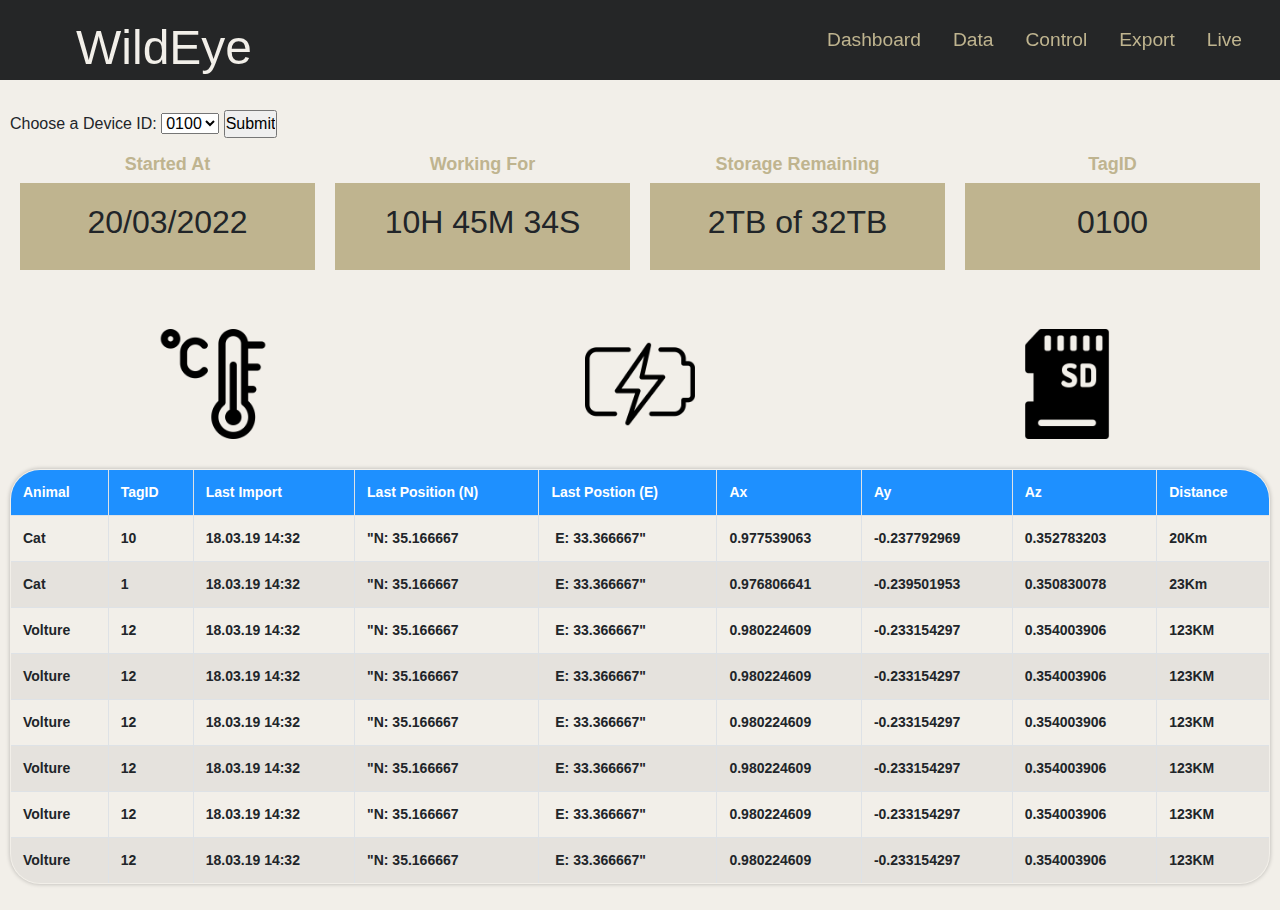
<file: public/index.html>
<!DOCTYPE html>
<html>
    <head>
        <link rel="stylesheet" href="https://maxcdn.bootstrapcdn.com/bootstrap/4.5.2/css/bootstrap.min.css">
        <link rel="stylesheet" href="style.css">
        <link rel="stylesheet" href="https://use.fontawesome.com/releases/v5.15.2/css/all.css" integrity="sha384-vSIIfh2YWi9wW0r9iZe7RJPrKwp6bG+s9QZMoITbCckVJqGCCRhc+ccxNcdpHuYu" crossorigin="anonymous">
        
        <script src="https://ajax.googleapis.com/ajax/libs/jquery/3.1.0/jquery.min.js"></script>
        
        <script src="https://maxcdn.bootstrapcdn.com/bootstrap/3.3.7/js/bootstrap.min.js"></script>
        <title>WildEye</title>
    </head>
    <body>
        <nav class="navbar">
            <div class="navbar__container">
                <a href="index.html" id="navbar__logo">WildEye</a>
                <div class="navbar__toggle" id="mobile-menu">
                    <span class="bar"></span>
                    <span class="bar"></span>
                    <span class="bar"></span>
                </div>
                <ul class="navbar__menu">
                    <li class="navbar__item">
                        <a href="index.html" class="navbar__links">Dashboard</a>
                    </li>
                    <li class="navbar__item">
                        <a href="data.html" class="navbar__links">Data</a>
                    </li>
                    <li class="navbar__item">
                        <a href="control1.html" class="navbar__links">Control</a>
                    </li>
                    <li class="navbar__item">
                        <a href="export.html" class="navbar__links">Export</a>
                    </li>
                    <li class="navbar__item">
                        <a href="live.html" class="navbar__links">Live</a>
                    </li>
                </ul>
            </div>
        </nav>
           
        <!-- Info Section-->
        <div class="main">
            <div class="main__container" >
                <div class="main__select">
                    <form action="/action_page.php">
                        <label for="cars">Choose a Device ID:</label>
                        <select name="cars" id="cars">
                          <option value="tagid">0100</option>
                          <option value="tagid">1010</option>
                          <option value="tagid">0001</option>
                          <option value="tagid">0002</option>
                        </select>
                        <input type="submit" value="Submit">
                      </form>
                </div>
                <div class="main__info" >
                    <div class="boxes">
                        <h1>Started At</h1>
                        <div class="boxes__info">
                            <h2>20/03/2022</h2>
                        </div>
                    </div>
                    <div class="boxes">
                        <h1>Working For</h1>
                        <div class="boxes__info">
                            <h2>10H 45M 34S</h2>
                        </div>
                    </div>
                    <div class="boxes">
                        <h1>Storage Remaining</h1>
                        <div class="boxes__info">
                            <h2>2TB of 32TB</h2>
                        </div>
                    </div> <div class="boxes">
                        <h1>TagID</h1>
                        <div class="boxes__info">
                            <h2>0100</h2>
                        </div>
                    </div>

                </div>
                <div class="main__images" >              
                        <div class="hvrbox">
                            <img src="images/thermometer.png"  class="hvrbox-layer_bottom">
                            <div class="hvrbox-layer_top">
                                <div class="hvrbox-text">30ºC</div>
                            </div>
                        </div>
                    
                    
                        <div class="hvrbox">
                            <img src="images/lighting.png"  class="hvrbox-layer_bottom">
                            <div class="hvrbox-layer_top">
                                <div class="hvrbox-text">97%</div>
                            </div>
                        </div>
                    
                    
                        <div class="hvrbox">
                            <img src="images/sd-card.png"  class="hvrbox-layer_bottom">
                            <div class="hvrbox-layer_top">
                                <div class="hvrbox-text">30TB</div>
                            </div>
                        </div>
                </div>
            </div>
        </div>

        <!-- Data Table Section -->
        <div id="dashboard_table"></div> 
        
        
        <script src="app.js" ></script>


    </body>
</html>


<script>
    $(document).ready(function(){
     
      $.ajax({
       url:"data/DashboardData.csv",
       dataType:"text",
       success:function(data)
       {
        var employee_data = data.split(/\r?\n|\r/);
        var table_data = '<table class="table table-bordered table-striped">';
        for(var count = 0; count<employee_data.length; count++)
        {
         var cell_data = employee_data[count].split(",");
         table_data += '<tr>';
         for(var cell_count=0; cell_count<cell_data.length; cell_count++)
         {
          if(count === 0)
          {
           table_data += '<th>'+cell_data[cell_count]+'</th>';
          }
          else
          {
           table_data += '<td>'+cell_data[cell_count]+'</td>';
          }
         }
         table_data += '</tr>';
        }
        table_data += '</table>';
        $('#dashboard_table').html(table_data);
       }
      });
     });
     
    
    </script>
</file>
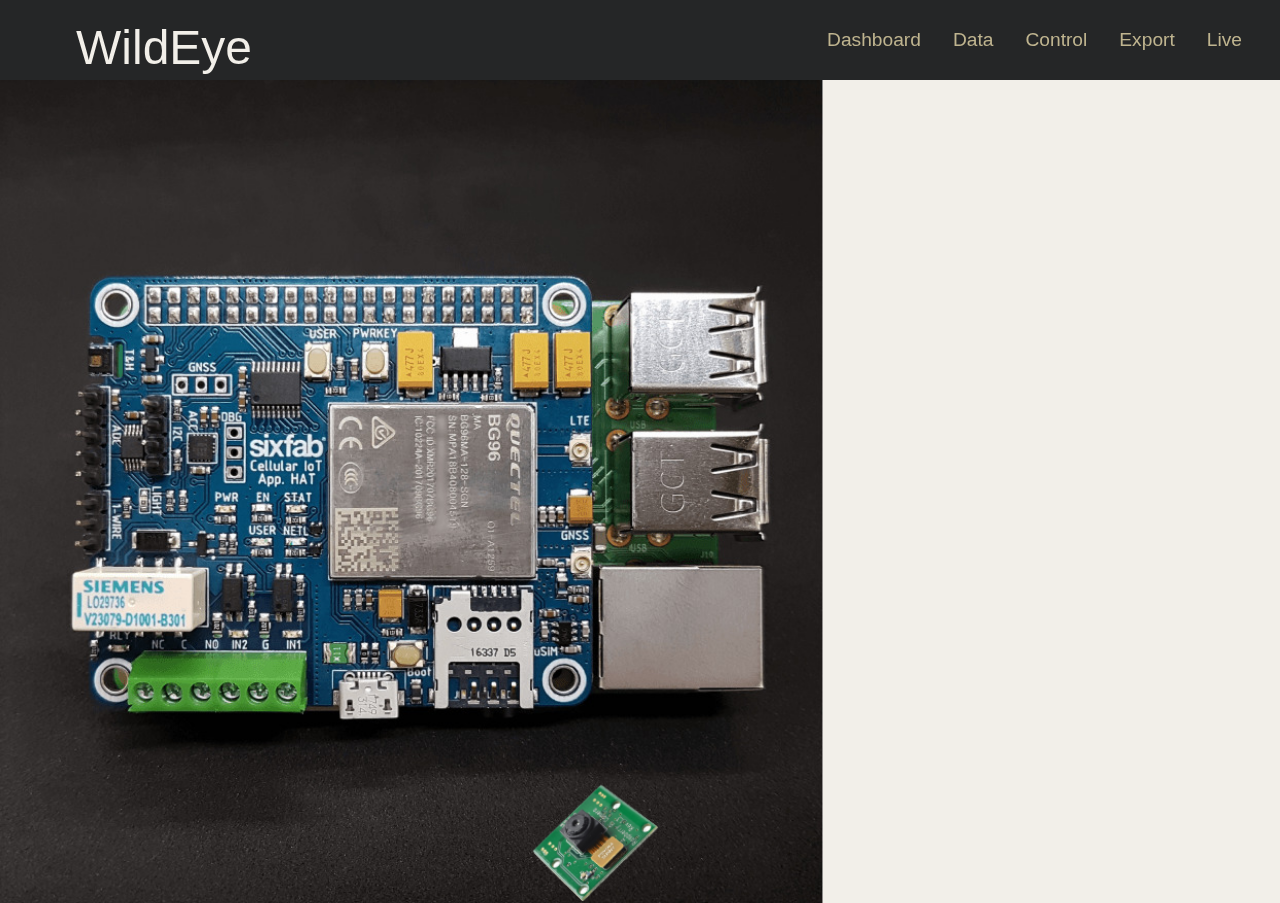
<file: public/control.html>
<!DOCTYPE html>
<html>
    <head>
        <link rel="stylesheet" href="https://maxcdn.bootstrapcdn.com/bootstrap/4.5.2/css/bootstrap.min.css">
        <link rel="stylesheet" href="style3.css">
        <link rel="stylesheet" href="https://use.fontawesome.com/releases/v5.15.2/css/all.css" integrity="sha384-vSIIfh2YWi9wW0r9iZe7RJPrKwp6bG+s9QZMoITbCckVJqGCCRhc+ccxNcdpHuYu" crossorigin="anonymous">
        
        <script src="https://ajax.googleapis.com/ajax/libs/jquery/3.1.0/jquery.min.js"></script>
        
        <script src="https://maxcdn.bootstrapcdn.com/bootstrap/3.3.7/js/bootstrap.min.js"></script>
        <title>Animatic</title>
    </head>
    <body>
        <nav class="navbar">
            <div class="navbar__container">
                <a href="index.html" id="navbar__logo">WildEye</a>
                <div class="navbar__toggle" id="mobile-menu">
                    <span class="bar"></span>
                    <span class="bar"></span>
                    <span class="bar"></span>
                </div>
                <ul class="navbar__menu">
                    <li class="navbar__item">
                        <a href="index.html" class="navbar__links">Dashboard</a>
                    </li>
                    <li class="navbar__item">
                        <a href="data.html" class="navbar__links">Data</a>
                    </li>
                    <li class="navbar__item">
                        <a href="control.html" class="navbar__links">Control</a>
                    </li>
                    <li class="navbar__item">
                        <a href="/" class="navbar__links">Export</a>
                    </li>
                    <li class="navbar__item">
                        <a href="/" class="navbar__links">Live</a>
                    </li>
                </ul>
            </div>
        </nav>
        <div class="main__images"> 
            <div class="row">
                <div class="col-8">
                <div class="parts">             
                    <div class="hvrbox">
                        <img src="images/cutImage/image_part_001.jpg"  class="hvrbox-layer_bottom">
                    </div>
                    <div class="hvrbox">
                        <img src="images/cutImage/image_part_002.jpg"  class="hvrbox-layer_bottom">
                    </div>
                    <div class="hvrbox">
                        <img src="images/cutImage/image_part_003.jpg"  class="hvrbox-layer_bottom">
                    </div>
                    <div class="hvrbox">
                        <img src="images/cutImage/image_part_004.jpg"  class="hvrbox-layer_bottom">
                    </div>
                    <div class="hvrbox">
                        <img src="images/cutImage/image_part_005.jpg"  class="hvrbox-layer_bottom">
                    </div>
                </div>
                <div class="parts">   
                    <div class="hvrbox">
                        <img src="images/cutImage/image_part_006.jpg"  class="hvrbox-layer_bottom">
                        <div class="hvrbox-layer_top">
                            <div class="hvrbox-text">
                                <a href="camera.html">
                                    <button>Temperature</button>
                                </a></div>
                        </div>
                    </div>
                    <div class="hvrbox">
                        <img src="images/cutImage/image_part_007.jpg"  class="hvrbox-layer_bottom">
                        
                    </div>
                    <div class="hvrbox">
                        <img src="images/cutImage/image_part_008.jpg"  class="hvrbox-layer_bottom">
                        
                    </div>
                    <div class="hvrbox">
                        <img src="images/cutImage/image_part_009.jpg"  class="hvrbox-layer_bottom">
                        
                    </div>
                    <div class="hvrbox">
                        <img src="images/cutImage/image_part_010.jpg"  class="hvrbox-layer_bottom">
                        
                    </div>
                </div>
                <div class="parts">   
                    <div class="hvrbox">
                        <img src="images/cutImage/image_part_011.jpg"  class="hvrbox-layer_bottom">
                        
                    </div>
                    <div class="hvrbox">
                        <img src="images/cutImage/image_part_012.jpg"  class="hvrbox-layer_bottom">
                        <div class="hvrbox-layer_top">
                            <div class="hvrbox-text" id="Acc">
                                <a href="camera.html">
                                    <button>Accelerometer</button>
                                </a>
                            </div>
                        </div>
                    </div>
                    <div class="hvrbox">
                        <img src="images/cutImage/image_part_013.jpg"  class="hvrbox-layer_bottom">
                    </div>
                    <div class="hvrbox">
                        <img src="images/cutImage/image_part_014.jpg"  class="hvrbox-layer_bottom">
                        <div class="hvrbox-layer_top">
                            <div class="hvrbox-text">
                                <a href="camera.html">
                                    <button>GPS</button>
                                </a>
                            </div>
                        </div>
                    </div>
                    <div class="hvrbox">
                        <img src="images/cutImage/image_part_015.jpg"  class="hvrbox-layer_bottom">
                    </div>
                </div>

                <div class="parts">   
                    <div class="hvrbox">
                        <img src="images/cutImage/image_part_016.jpg"  class="hvrbox-layer_bottom">
                    </div>
                    <div class="hvrbox">
                        <img src="images/cutImage/image_part_017.jpg"  class="hvrbox-layer_bottom">
                    </div>
                    <div class="hvrbox">
                        <img src="images/cutImage/image_part_018.jpg"  class="hvrbox-layer_bottom">
                    </div>
                    <div class="hvrbox">
                        <img src="images/cutImage/image_part_019.jpg"  class="hvrbox-layer_bottom">
                    </div>
                    <div class="hvrbox">
                        <img src="images/cutImage/image_part_020.jpg"  class="hvrbox-layer_bottom">
                    </div>
                </div>
                <div class="parts">   
                    <div class="hvrbox">
                        <img src="images/cutImage/image_part_021.jpg"  class="hvrbox-layer_bottom">
                    </div>
                    <div class="hvrbox">
                        <img src="images/cutImage/image_part_022.jpg"  class="hvrbox-layer_bottom">
                    </div>
                    <div class="hvrbox">
                        <img src="images/cutImage/image_part_023.jpg"  class="hvrbox-layer_bottom">
                    </div>
                    <div class="hvrbox">
                        <img src="images/image (1).png" onclick="myFunction()"  id="cam" class="hvrbox-layer_bottom">
                        <div class="hvrbox-layer_top">
                            <div class="hvrbox-text">
                                <a href="camera.html">
                                    <button>Camera</button>
                                </a>
                                
                            </div>
                        </div>
                    </div>
                    <div class="hvrbox">
                        <img src="images/cutImage/image_part_025.jpg"  class="hvrbox-layer_bottom">
                    </div>
                </div>
            </div>
        </div>
        <div class="col-4">

        </div>
    </div>
    

    <!-- Control menu -->
    
    <!--  -->
    </body>
</html>
</file>
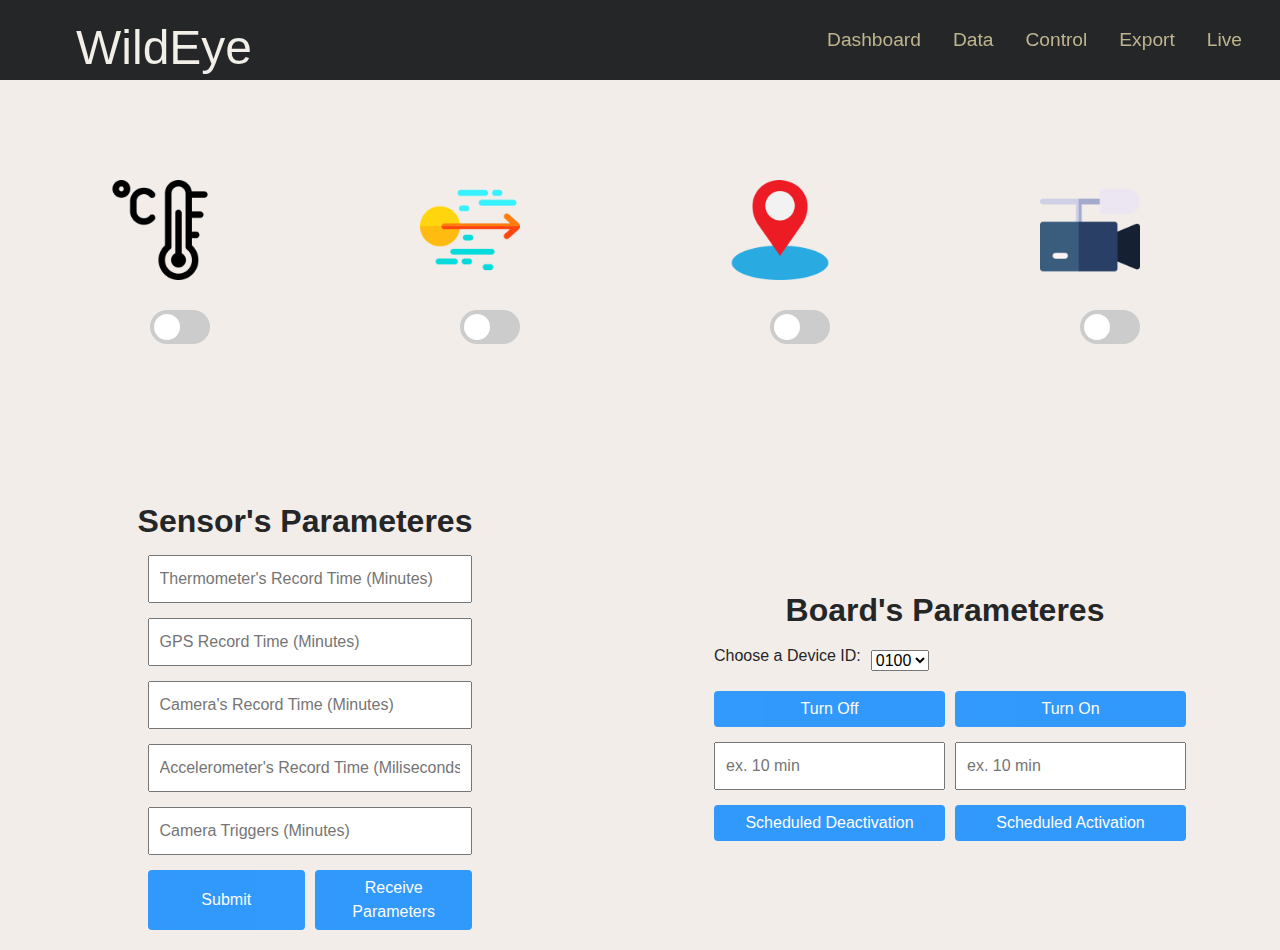
<file: public/control1.html>
<!DOCTYPE html>
<html>
    <head>
        <link rel="stylesheet" href="https://maxcdn.bootstrapcdn.com/bootstrap/4.5.2/css/bootstrap.min.css">
        <link rel="stylesheet" href="style3_1.css">
        <link rel="stylesheet" href="https://use.fontawesome.com/releases/v5.15.2/css/all.css" integrity="sha384-vSIIfh2YWi9wW0r9iZe7RJPrKwp6bG+s9QZMoITbCckVJqGCCRhc+ccxNcdpHuYu" crossorigin="anonymous">
        
        <script src="https://ajax.googleapis.com/ajax/libs/jquery/3.1.0/jquery.min.js"></script>
        
        <script src="https://maxcdn.bootstrapcdn.com/bootstrap/3.3.7/js/bootstrap.min.js"></script>
        <title>Control</title>
    </head>
    <body>
        <nav class="navbar">
            <div class="navbar__container">
                <a href="index.html" id="navbar__logo">WildEye</a>
                <div class="navbar__toggle" id="mobile-menu">
                    <span class="bar"></span>
                    <span class="bar"></span>
                    <span class="bar"></span>
                </div>
                <ul class="navbar__menu">
                    <li class="navbar__item">
                        <a href="index.html" class="navbar__links">Dashboard</a>
                    </li>
                    <li class="navbar__item">
                        <a href="data.html" class="navbar__links">Data</a>
                    </li>
                    <li class="navbar__item">
                        <a href="control1.html" class="navbar__links">Control</a>
                    </li>
                    <li class="navbar__item">
                        <a href="export.html" class="navbar__links">Export</a>
                    </li>
                    <li class="navbar__item">
                        <a href="live.html" class="navbar__links">Live</a>
                    </li>
                </ul>
            </div>
        </nav>
    
        <!-- Control menu -->
        
            <div class="icons">
                <div class="icon">
                    <img src="images/thermometer.png" >
                    <div class="switch_box">
                    <label class="switch">
                        <input type="checkbox">
                        <span class="slider round"></span>
                      </label>
                    </div>
                </div>
                <div class="icon">
                    <img src="images/acceleration.png" >
                    <div class="switch_box">
                    <label class="switch">
                        <input type="checkbox">
                        <span class="slider round"></span>
                      </label>
                    </div>
                </div>
                <div class="icon">
                    <img src="images/gps.png" >
                    <div class="switch_box">
                    <label class="switch">
                        <input type="checkbox">
                        <span class="slider round"></span>
                      </label>
                    </div>
                </div>

                <div class="icon">
                    <img src="images/video-camera.png" >
                    <div class="switch_box">
                    <label class="switch">
                        <input type="checkbox">
                        <span class="slider round"></span>
                      </label>
                    </div>
                </div>
            </div>
            <div class="row">
                <div class="col-6">
                    <div class="parameters_sensor">
                        
                        <form action="/action_page.php" style="max-width:500px;margin:auto">
                            <h2>Sensor's Parameteres</h2>
                            <div class="input-container">
                              <input class="input-field" type="text" placeholder="Thermometer's Record Time (Minutes)" name="usrnm">
                            </div>
                          
                            <div class="input-container">
                              
                              <input class="input-field" type="text" placeholder="GPS Record Time (Minutes)" name="email">
                            </div>
                            
                            <div class="input-container">
                              
                              <input class="input-field" type="text" placeholder="Camera's Record Time (Minutes)" name="psw">
                            </div>

                            <div class="input-container">
                               
                                <input class="input-field" type="text" placeholder="Accelerometer's Record Time (Miliseconds)" name="psw">
                            </div>

                            <div class="input-container">
                                
                                <input class="input-field" type="text" placeholder="Camera Triggers (Minutes)" name="psw">
                            </div>
                            <div class="btns">
                                <button type="submit" class="btn">Submit</button>
                                <button type="submit" class="btn">Receive Parameters</button>
                            </div>
                            
                          </form>
                    </div>
                </div>
                <div class="col-6">
                    <div class="parameters_board">
                        <form action="/action_page.php" style="max-width:500px;margin:auto">
                            <h2>Board's Parameteres</h2>
                            <div class="input-container">
                                <label for="cars">Choose a Device ID:</label>
                                <select name="cars" id="cars">
                                  <option value="tagid">0100</option>
                                  <option value="tagid">1010</option>
                                  <option value="tagid">0001</option>
                                  <option value="tagid">0002</option>
                                </select>
                            </div>

                            <div class="btns">
                                <button class="btn"><i class="fa fa-power-off"></i> Turn Off</button>
                                <button type="submit" class="btn"><i class="fa fa-power-off"></i> Turn On</button>
                            </div>
                            

                            <div class="input-container">
                                
                                <input class="input-field" type="text" placeholder="ex. 10 min" name="psw">
                                <input class="input-field" type="text" placeholder="ex. 10 min" name="psw">
                            </div>
                            <div class="btns">
                                <button type="submit" class="btn"> Scheduled Deactivation</button>
                                <button type="submit" class="btn"> Scheduled Activation</button>
                            </div>
                            
                          </form>
                    </div>
                </div>
            </div>
        </div>
            
            
        
        <!--  -->
    </body>
</html>
</file>
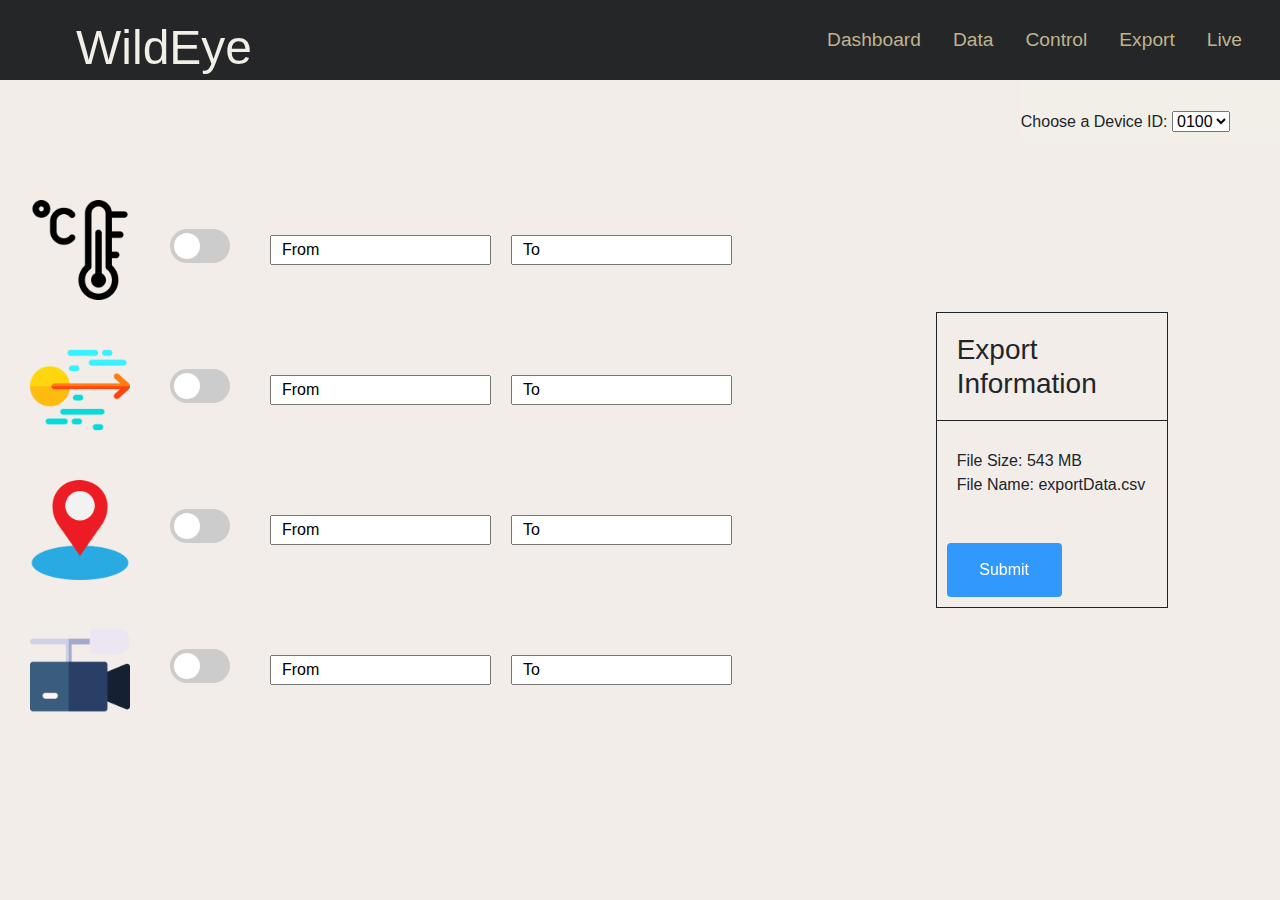
<file: public/export.html>
<!DOCTYPE html>
<html>
    <head>
        <link rel="stylesheet" href="https://maxcdn.bootstrapcdn.com/bootstrap/4.5.2/css/bootstrap.min.css">
        <link rel="stylesheet" href="style4.css">
        <link rel="stylesheet" href="https://use.fontawesome.com/releases/v5.15.2/css/all.css" integrity="sha384-vSIIfh2YWi9wW0r9iZe7RJPrKwp6bG+s9QZMoITbCckVJqGCCRhc+ccxNcdpHuYu" crossorigin="anonymous">
        
        <script src="https://ajax.googleapis.com/ajax/libs/jquery/3.1.0/jquery.min.js"></script>
        
        <script src="https://maxcdn.bootstrapcdn.com/bootstrap/3.3.7/js/bootstrap.min.js"></script>
        <title>Export Data</title>
    </head>
    <body>
        <nav class="navbar">
            <div class="navbar__container">
                <a href="index.html" id="navbar__logo">WildEye</a>
                <div class="navbar__toggle" id="mobile-menu">
                    <span class="bar"></span>
                    <span class="bar"></span>
                    <span class="bar"></span>
                </div>
                <ul class="navbar__menu">
                    <li class="navbar__item">
                        <a href="index.html" class="navbar__links">Dashboard</a>
                    </li>
                    <li class="navbar__item">
                        <a href="data.html" class="navbar__links">Data</a>
                    </li>
                    <li class="navbar__item">
                        <a href="control1.html" class="navbar__links">Control</a>
                    </li>
                    <li class="navbar__item">
                        <a href="export.html" class="navbar__links">Export</a>
                    </li>
                    <li class="navbar__item">
                        <a href="live.html" class="navbar__links">Live</a>
                    </li>
                </ul>
            </div>
        </nav>
        <!-- Export  -->
        <div class="main__select">
            <form action="/action_page.php">
                <label for="cars">Choose a Device ID:</label>
                <select name="cars" id="cars">
                  <option value="tagid">0100</option>
                  <option value="tagid">1010</option>
                  <option value="tagid">0001</option>
                  <option value="tagid">0002</option>
                </select>
                
              </form>
        </div>
        <div class="mainn_container">
            <div class="row">
                <div class="col-8">
                    <div class="icons">
                        <div class="icon">
                            <img src="images/thermometer.png" >
                            <div class="switch_box">
                            <label class="switch">
                                <input type="checkbox">
                                <span class="slider round"></span>
                              </label>
                            </div>
                            <div class="input">
                                <input type="text" onfocus="this.value=''" value="From">
                                <input type="text" onfocus="this.value=''" value="To">
                            </div>
                        </div>
                        <div class="icon">
                            <img src="images/acceleration.png" >
                            <div class="switch_box">
                            <label class="switch">
                                <input type="checkbox">
                                <span class="slider round"></span>
                              </label>
                            </div>
                            <div class="input">
                                <input type="text" onfocus="this.value=''" value="From">
                                <input type="text" onfocus="this.value=''" value="To">
                            </div>
                        </div>
                        <div class="icon">
                            <img src="images/gps.png" >
                            <div class="switch_box">
                            <label class="switch">
                                <input type="checkbox">
                                <span class="slider round"></span>
                              </label>
                            </div>
                            <div class="input">
                                <input type="text" onfocus="this.value=''" value="From">
                                <input type="text" onfocus="this.value=''" value="To">
                            </div>
                        </div>
        
                        <div class="icon">
                            <img src="images/video-camera.png" >
                            <div class="switch_box">
                            <label class="switch">
                                <input type="checkbox">
                                <span class="slider round"></span>
                              </label>
                            </div>
                            <div class="input">
                                <input type="text" onfocus="this.value=''" value="From">
                                <input type="text" onfocus="this.value=''" value="To">
                            </div>
                        </div>
                    </div>
                </div>
                
                
                <div class="col-4">
                    <div class="info">
                        <h3>Export Information</h3>
                        <p>
                            File Size: 543 MB <br>
                            File Name: exportData.csv <br>
                        </p>
                        <button type="submit" class="btn">Submit</button>
                    </div>
                </div>
            </div>
        </div>
        <!--  -->
    </body>
</html>
</file>
<file: public/style.css>
* {
    box-sizing: border-box;
    margin: 0;
    padding: 0;
    font-family: 'Quicksand', sans-serif;
    
  }
   body {
     background-color:#F2EFE9;
   }
  .navbar {
    background: #252627;
    height: 80px;
    display: flex;
    justify-content: center;
    align-items: center;
    font-size: 1.2rem;
    position: sticky;
    top: 0;
    z-index: 999;
    width: 100%;
  }
  
  .navbar__container {
    display: flex;
    justify-content: space-between;
    height: 80px;
    z-index: 1;
    width: 100%;
    max-width: 100%;
    margin-right: 1px;
    margin-left: 10px;
    padding-right: 5px;
    padding-left: 50px;
  }
  
  #navbar__logo {
    background-color: #F2EFE9;
    /* background-image: linear-gradient(to top, #6E7DAB 0%, #5762D5 100%); */
    background-size: 100%;
    -webkit-background-clip: text;
    -moz-background-clip: text;
    -webkit-text-fill-color: transparent;
    -moz-text-fill-color: transparent;
    display: flex;
    align-items: center;
    cursor: pointer;
    text-decoration: none;
    font-size: 3rem;
    font-family: 'Quicksand', sans-serif;
  }
  

  
  .navbar__menu {
    display: flex;
    align-items: center;
    list-style: none;
    text-align: center;
  }
  
  .navbar__item {
    height: 80px;
  }
  
  .navbar__links {
    color: #BFB48F;
    display: flex;
    align-items: center;
    justify-content: center;
    text-decoration: none;
    padding: 0 1rem;
    height: 100%;
   
    font-family: 'Quicksand', sans-serif;
  }

  
  .button:hover {
    background: #F2EFE9;
    transition: all 0.3s ease;
  }
  
  .navbar__links:hover {
    color: #BFB48F;
    background: #F2EFE9;
    transition: all 0.3s ease;
  }
  
  @media screen and (max-width: 960px) {
    .navbar__container {
      display: flex;
      justify-content: space-between;
      height: 80px;
      z-index: 1;
      width: 100%;
      max-width: 1300px;
      padding: 0;
    }
  
    .navbar__menu {
      display: grid;
      grid-template-columns: auto;
      margin: 0;
      width: 100%;
      position: absolute;
      top: -1000px;
      opacity: 1;
      transition: all 0.5s ease;
      height: 50vh;
      z-index: -1;
    }
  
    .navbar__menu.active {
      background: #131313;
      top: 100%;
      opacity: 1;
      transition: all 0.5s ease;
      z-index: 99;
      height: 50vh;
      font-size: 1.6rem;
    }
  
    #navbar__logo {
      padding-left: 25px;
    }
  
    .navbar__toggle .bar {
      width: 25px;
      height: 3px;
      margin: 5px auto;
      transition: all 0.3s ease-in-out;
      background: #fff;
    }
  
    .navbar__item {
      width: 100%;
    }
  
    .navbar__links {
      text-align: center;
      padding: 2rem;
      width: 100%;
      display: table;
    }
  
    .navbar__btn {
      padding-bottom: 2rem;
    }
  
    .button {
      display: flex;
      justify-content: center;
      align-items: center;
      width: 80%;
      height: 80px;
      margin: 0;
    }
  
    #mobile-menu {
      position: absolute;
      top: 20%;
      right: 5%;
      transform: translate(5%, 20%);
    }
  
    .navbar__toggle .bar {
      display: block;
      cursor: pointer;
    }
  
    #mobile-menu.is-active .bar:nth-child(2) {
      opacity: 0;
    }
  
    #mobile-menu.is-active .bar:nth-child(1) {
      transform: translateY(8px) rotate(45deg);
    }
  
    #mobile-menu.is-active .bar:nth-child(3) {
      transform: translateY(-8px) rotate(-45deg);
    }
  }

  .main__container {
    max-width:100%;
    width: 100%;
    z-index: 1;
  
  }

  .main__select {
    background-color:#F2EFE9;
    padding-left: 10px;
    padding-top: 30px;
    
  }

  .main__info {
    display:flex;
    padding: 10px;
    background-color:#F2EFE9;
    overflow: hidden;
    height: 15vh;
    justify-content: center;
    align-items: center;
    max-width:100%;
    width: 100%;
  }

  h1 {
    text-align: center;
    font-size:large;
    font-weight: 900;
    color:#BFB48F;
    font-family: 'Quicksand', sans-serif;
  }

  h2 {
    font-family: 'Quicksand', sans-serif;
  }
 
  .boxes  {
    padding: 10px;
    width:100%;
    text-align: center;
  }
  .boxes__info {
    background-color:#BFB48F;
    padding: 20px;
    width: 100%;

  }

  .main__images {
    width: 100%;
    display:flex;
    background-color:#F2EFE9;
    padding-top: 30px;
    
    justify-content: center;
  }


  .hvrbox,
  .hvrbox * {
    box-sizing: border-box;
  }
  .hvrbox {
    position: relative;
    display: flex;
    overflow: hidden;
    width: 150px;
    height: 150px;
    margin:auto;
  }
  .hvrbox img {
    max-width: 100%;
  }
  .hvrbox .hvrbox-layer_bottom {
    display: flex;
    align-items: center;
    padding: 10px;
    margin:10px;
  }
  .hvrbox .hvrbox-layer_top {
    opacity: 0;
    position: absolute;
    top: 0;
    left: 0;
    right: 0;
    bottom: 0;
    width: 100%;
    height: 100%;
    background:#F2EFE9;
    color: #904E55;
    padding: 15px;
    -moz-transition: all 0.4s ease-in-out 0s;
    -webkit-transition: all 0.4s ease-in-out 0s;
    -ms-transition: all 0.4s ease-in-out 0s;
    transition: all 0.4s ease-in-out 0s;
  }
  .hvrbox:hover .hvrbox-layer_top,
  .hvrbox.active .hvrbox-layer_top {
    opacity: 1;
  }
  .hvrbox .hvrbox-text {
    text-align: center;
    font-size: 30px;
    display: inline-block;
    position: absolute;
    top: 50%;
    left: 50%;
    -moz-transform: translate(-50%, -50%);
    -webkit-transform: translate(-50%, -50%);
    -ms-transform: translate(-50%, -50%);
    transform: translate(-50%, -50%);
  }
  .hvrbox .hvrbox-text_mobile {
    font-size: 15px;
    border-top: 1px solid rgb(179, 179, 179); /* for old browsers */
    border-top: 1px solid rgba(179, 179, 179, 0.7);
    margin-top: 5px;
    padding-top: 2px;
    display: none;
  }
  .hvrbox.active .hvrbox-text_mobile {
    display: block;
  }



  table {
    background-color:#F2EFE9;
    border-collapse: collapse;
    border-radius: 30px;
    box-shadow: 0 0 4px rgba(0, 0, 0, 0.25);
    overflow: hidden;
    font-family: "Quicksand", sans-serif;
    font-weight: 700;
    font-size: 14px;
    padding: 2%;
    margin-top: auto;
  
  }

  #dashboard_table {
    padding: 10px;
  }
  
  th {
    background:dodgerblue;
    color: #ffffff;
    text-align: left;
  }
  
  th,
  td {
    padding: 10px 20px;
  }
  
  tr:nth-child(even) {
    background:#F2EFE9;
  }
</file>
<file: public/style3.css>
* {
    box-sizing: border-box;
    margin: 0;
    padding: 0;
    font-family: 'Quicksand', sans-serif;
    
  }
   body {
     background-color:#F2EFE9;
   }
  .navbar {
    background: #252627;
    height: 80px;
    display: flex;
    justify-content: center;
    align-items: center;
    font-size: 1.2rem;
    position: sticky;
    top: 0;
    z-index: 999;
    width: 100%;
  }
  
  .navbar__container {
    display: flex;
    justify-content: space-between;
    height: 80px;
    z-index: 1;
    width: 100%;
    max-width: 100%;
    margin-right: 1px;
    margin-left: 10px;
    padding-right: 5px;
    padding-left: 50px;
  }
  
  #navbar__logo {
    background-color: #F2EFE9;
    /* background-image: linear-gradient(to top, #6E7DAB 0%, #5762D5 100%); */
    background-size: 100%;
    -webkit-background-clip: text;
    -moz-background-clip: text;
    -webkit-text-fill-color: transparent;
    -moz-text-fill-color: transparent;
    display: flex;
    align-items: center;
    cursor: pointer;
    text-decoration: none;
    font-size: 3rem;
    font-family: 'Quicksand', sans-serif;
  }
  

  
  .navbar__menu {
    display: flex;
    align-items: center;
    list-style: none;
    text-align: center;
  }
  
  .navbar__item {
    height: 80px;
  }
  
  .navbar__links {
    color: #BFB48F;
    display: flex;
    align-items: center;
    justify-content: center;
    text-decoration: none;
    padding: 0 1rem;
    height: 100%;
   
    font-family: 'Quicksand', sans-serif;
  }

  
  .button:hover {
    background: #F2EFE9;
    transition: all 0.3s ease;
  }
  
  .navbar__links:hover {
    color: #BFB48F;
    background: #F2EFE9;
    transition: all 0.3s ease;
  }
  
  @media screen and (max-width: 960px) {
    .navbar__container {
      display: flex;
      justify-content: space-between;
      height: 80px;
      z-index: 1;
      width: 100%;
      max-width: 1300px;
      padding: 0;
    }
  
    .navbar__menu {
      display: grid;
      grid-template-columns: auto;
      margin: 0;
      width: 100%;
      position: absolute;
      top: -1000px;
      opacity: 1;
      transition: all 0.5s ease;
      height: 50vh;
      z-index: -1;
    }
  
    .navbar__menu.active {
      background: #131313;
      top: 100%;
      opacity: 1;
      transition: all 0.5s ease;
      z-index: 99;
      height: 50vh;
      font-size: 1.6rem;
    }
  
    #navbar__logo {
      padding-left: 25px;
    }
  
    .navbar__toggle .bar {
      width: 25px;
      height: 3px;
      margin: 5px auto;
      transition: all 0.3s ease-in-out;
      background: #fff;
    }
  
    .navbar__item {
      width: 100%;
    }
  
    .navbar__links {
      text-align: center;
      padding: 2rem;
      width: 100%;
      display: table;
    }
  
    .navbar__btn {
      padding-bottom: 2rem;
    }
  
    .button {
      display: flex;
      justify-content: center;
      align-items: center;
      width: 80%;
      height: 80px;
      margin: 0;
    }
  
    #mobile-menu {
      position: absolute;
      top: 20%;
      right: 5%;
      transform: translate(5%, 20%);
    }
  
    .navbar__toggle .bar {
      display: block;
      cursor: pointer;
    }
  
    #mobile-menu.is-active .bar:nth-child(2) {
      opacity: 0;
    }
  
    #mobile-menu.is-active .bar:nth-child(1) {
      transform: translateY(8px) rotate(45deg);
    }
  
    #mobile-menu.is-active .bar:nth-child(3) {
      transform: translateY(-8px) rotate(-45deg);
    }
  }

  .row {
        
    display: flex;
    max-width: 100%;
    flex-wrap: wrap;
    align-items: top;

}

.row::after {
    display: table;
    clear: both;
    content: "";
}

.col-1 {width: 8.33%;}
.col-2 {width: 16.66%;}
.col-3 {width: 25%;}
.col-4 {width: 33.33%; }
.col-5 {width: 41.66%;}
.col-6 {width: 50%; }
.col-7 {width: 58.33%;}
.col-8 {width: 66.66%; }
.col-9 {width: 75%;}
.col-10 {width: 83.33%;}
.col-11 {width: 91.66%;}
.col-12 {width: 100%;}

  .main__images {
    width: 100%;
    
    display:block;
    background-color:#F2EFE9;
    
  }
   .parts {
       display: flex;
   }

  img {
      
      width: 100%;
      height: 100%;
     
  }

  .popover-body {
    text-align: center;
  }
  @media (min-width: 992px) {
    .spaces {
      display: flex;
      flex-direction: row;
    }
  }

  .hvrbox,
  .hvrbox * {
    box-sizing: border-box;
  }
  .hvrbox {
    position: relative;
    display: flex;
    overflow: hidden;
    width: 100%;
    height: 100%;
   
  }
  .hvrbox img {
    max-width: 100%;
  }
  .hvrbox .hvrbox-layer_bottom {
    display: flex;
    
    
  }
  .hvrbox .hvrbox-layer_top {
    opacity: 0;
    position: absolute;
    top: 0;
    left: 0;
    right: 0;
    bottom: 0;
    width: 100%;
    height: 100%;
    
    color: #fff;
    
    padding: 15px;
    
    -moz-transition: all 0.4s ease-in-out 0s;
    -webkit-transition: all 0.4s ease-in-out 0s;
    -ms-transition: all 0.4s ease-in-out 0s;
    transition: all 0.4s ease-in-out 0s;
  }
  .hvrbox:hover .hvrbox-layer_top,
  .hvrbox.active .hvrbox-layer_top {
    opacity: 1;
  
  }
  .hvrbox .hvrbox-text {
    text-align: center;
    font-size: 30px;
    font-weight:bolder;
    display: inline-block;
    position: absolute;
    top: 50%;
    left: 50%;
   
    -moz-transform: translate(-50%, -50%);
    -webkit-transform: translate(-50%, -50%);
    -ms-transform: translate(-50%, -50%);
    transform: translate(-50%, -50%);
  }
  .hvrbox .hvrbox-text_mobile {
    font-size: auto;


    display: none;
  }
  .hvrbox.active .hvrbox-text_mobile {
    display: block;
  }

  #Acc{
    padding-bottom: 60px;
    font-size: 27px;
  }


  /*  */
 

  /*  */
</file>
<file: public/style3_1.css>
* {
    box-sizing: border-box;
    margin: 0;
    padding: 0;
    font-family: 'Quicksand', sans-serif;
    
  }
   body {
    background-color:#f2ede9;
    /* background-image: url('images/pexels-craig-dennis-57007.jpg'); */
    background-repeat: no-repeat;
    background-attachment: fixed;
    background-size: cover;
    background-blend-mode:multiply;
    margin-bottom: 20px;;
    
   }
  .navbar {
    background: #252627;
    height: 80px;
    display: flex;
    justify-content: center;
    align-items: center;
    font-size: 1.2rem;
    position: sticky;
    top: 0;
    z-index: 999;
    width: 100%;
  }
  
  .navbar__container {
    display: flex;
    justify-content: space-between;
    height: 80px;
    z-index: 1;
    width: 100%;
    max-width: 100%;
    margin-right: 1px;
    margin-left: 10px;
    padding-right: 5px;
    padding-left: 50px;
  }
  
  #navbar__logo {
    background-color: #F2EFE9;
    /* background-image: linear-gradient(to top, #6E7DAB 0%, #5762D5 100%); */
    background-size: 100%;
    -webkit-background-clip: text;
    -moz-background-clip: text;
    -webkit-text-fill-color: transparent;
    -moz-text-fill-color: transparent;
    display: flex;
    align-items: center;
    cursor: pointer;
    text-decoration: none;
    font-size: 3rem;
    font-family: 'Quicksand', sans-serif;
  }
  

  
  .navbar__menu {
    display: flex;
    align-items: center;
    list-style: none;
    text-align: center;
  }
  
  .navbar__item {
    height: 80px;
  }
  
  .navbar__links {
    color: #BFB48F;
    display: flex;
    align-items: center;
    justify-content: center;
    text-decoration: none;
    padding: 0 1rem;
    height: 100%;
   
    font-family: 'Quicksand', sans-serif;
  }

  
  /* .button:hover {
    background: #F2EFE9;
    transition: all 0.3s ease;
  } */
  
  .navbar__links:hover {
    color: #BFB48F;
    background: #F2EFE9;
    transition: all 0.3s ease;
  }
  
  @media screen and (max-width: 960px) {
    .navbar__container {
      display: flex;
      justify-content: space-between;
      height: 80px;
      z-index: 1;
      width: 100%;
      max-width: 1300px;
      padding: 0;
    }
  
    .navbar__menu {
      display: grid;
      grid-template-columns: auto;
      margin: 0;
      width: 100%;
      position: absolute;
      top: -1000px;
      opacity: 1;
      transition: all 0.5s ease;
      height: 50vh;
      z-index: -1;
    }
  
    .navbar__menu.active {
      background: #131313;
      top: 100%;
      opacity: 1;
      transition: all 0.5s ease;
      z-index: 99;
      height: 50vh;
      font-size: 1.6rem;
    }
  
    #navbar__logo {
      padding-left: 25px;
    }
  
    .navbar__toggle .bar {
      width: 25px;
      height: 3px;
      margin: 5px auto;
      transition: all 0.3s ease-in-out;
      background: #fff;
    }
  
    .navbar__item {
      width: 100%;
    }
  
    .navbar__links {
      text-align: center;
      padding: 2rem;
      width: 100%;
      display: table;
    }
  
    .navbar__btn {
      padding-bottom: 2rem;
    }

  
    #mobile-menu {
      position: absolute;
      top: 20%;
      right: 5%;
      transform: translate(5%, 20%);
    }
  
    .navbar__toggle .bar {
      display: block;
      cursor: pointer;
    }
  
    #mobile-menu.is-active .bar:nth-child(2) {
      opacity: 0;
    }
  
    #mobile-menu.is-active .bar:nth-child(1) {
      transform: translateY(8px) rotate(45deg);
    }
  
    #mobile-menu.is-active .bar:nth-child(3) {
      transform: translateY(-8px) rotate(-45deg);
    }
  }

  .row {
    margin-top:100px;
    display: flex;
    max-width: 100%;
    flex-wrap: wrap;
    align-items: top;
    height: auto;

}

.row::after {
    display: table;
    clear: both;
    content: "";
}

.col-1 {width: 8.33%;}
.col-2 {width: 16.66%;}
.col-3 {width: 25%;}
.col-4 {width: 33.33%; }
.col-5 {width: 41.66%;}
.col-6 {width: 50%; }
.col-7 {width: 58.33%;}
.col-8 {width: 66.66%; }
.col-9 {width: 75%;}
.col-10 {width: 83.33%;}
.col-11 {width: 91.66%;}
.col-12 {width: 100%;}

.icons {
    display: flex;
    box-sizing: border-box;
    padding: 20px;
    padding-top: 100px;
    justify-content: center;
}

img {
    width: 100px;
    margin: auto;
}

.icon {
    
    margin: auto;
}

/* The switch - the box around the slider */
.switch_box {
    display: flex;
    justify-content: center;
    align-items: center;
    padding:30px;
}
.switch {
    position: relative;
    display: flex;
    align-items: center;
    justify-content: center;
    width: 60px;
    height: 34px;
  }
  
  /* Hide default HTML checkbox */
  .switch input {
    opacity: 0;
    width: 0;
    height: 0;
  }
  
  /* The slider */
  .slider {
    position: absolute;
    cursor: pointer;
    top: 0;
    left: 0;
    right: 0;
    bottom: 0;
    background-color: #ccc;
    -webkit-transition: .4s;
    transition: .4s;
  }
  
  .slider:before {
    position: absolute;
    content: "";
    height: 26px;
    width: 26px;
    left: 4px;
    bottom: 4px;
    background-color: white;
    -webkit-transition: .4s;
    transition: .4s;
  }
  
  input:checked + .slider {
    background-color: dodgerblue;
  }
  
  input:focus + .slider {
    box-shadow: 0 0 1px dodgerblue;
  }
  
  input:checked + .slider:before {
    -webkit-transform: translateX(26px);
    -ms-transform: translateX(26px);
    transform: translateX(26px);
  }
  
  /* Rounded sliders */
  .slider.round {
    border-radius: 34px;
  }
  
  .slider.round:before {
    border-radius: 50%;
  }



  .input-container {
    display: -ms-flexbox; /* IE10 */
    display: flex;
    width: 100%;
    margin-bottom: 15px;
    margin-top: 15px;
    align-items: center;

  }
  
  .icon1 {
    padding: 10px;
    background: dodgerblue;
    color: white;
    min-width: 50px;
    text-align: center;
  }
  
  .input-field {
    width: 100%;
    padding: 10px;
    outline: none;
    margin-left: 10px;
  }
  
  .input-field:focus {
    border: 2px solid dodgerblue;
  }
  
  /* Set a style for the submit button */
  .btn {
    background-color: dodgerblue;
    color: white;
    /* padding: 15px 20px; */
    border: none;
    cursor: pointer;
    width: 100%;
    opacity: 0.9;
    /* margin:10px; */
    
    margin-left: 10px;
  }

  
  .btn:hover {
    opacity: 1;
  }

  .parameters_sensor {
    display: flex;
    
    width: 100%;
    
    
  }

  input {
    margin: auto;
  }

  .col-6 {
   
    display: flex;
    justify-content: top;
    align-items: left;
  }
h2 {
  text-align: center;
  color: #252627;
  font-weight: bold;
}

.btns{
  display: flex;
  margin: auto;
}

select {
  margin-left: 10px;
 
}
label {
  color:#252627;
  margin-left: 10px;
}

.parameters_board {
  display: flex;
  width: 100%;
  
  
  
}
</file>
<file: public/style4.css>
* {
    box-sizing: border-box;
    margin: 0;
    padding: 0;
    font-family: 'Quicksand', sans-serif;
    
  }
   body {
    background-color:#f2ede9;
    /* background-image: url('images/pexels-craig-dennis-57007.jpg'); */
    background-repeat: no-repeat;
    background-attachment: fixed;
    background-size: cover;
    background-blend-mode:multiply;
    
   }
  .navbar {
    background: #252627;
    height: 80px;
    display: flex;
    justify-content: center;
    align-items: center;
    font-size: 1.2rem;
    position: sticky;
    top: 0;
    z-index: 999;
    width: 100%;
  }
  
  .navbar__container {
    display: flex;
    justify-content: space-between;
    height: 80px;
    z-index: 1;
    width: 100%;
    max-width: 100%;
    margin-right: 1px;
    margin-left: 10px;
    padding-right: 5px;
    padding-left: 50px;
  }
  
  #navbar__logo {
    background-color: #F2EFE9;
    /* background-image: linear-gradient(to top, #6E7DAB 0%, #5762D5 100%); */
    background-size: 100%;
    -webkit-background-clip: text;
    -moz-background-clip: text;
    -webkit-text-fill-color: transparent;
    -moz-text-fill-color: transparent;
    display: flex;
    align-items: center;
    cursor: pointer;
    text-decoration: none;
    font-size: 3rem;
    font-family: 'Quicksand', sans-serif;
  }
  

  
  .navbar__menu {
    display: flex;
    align-items: center;
    list-style: none;
    text-align: center;
  }
  
  .navbar__item {
    height: 80px;
  }
  
  .navbar__links {
    color: #BFB48F;
    display: flex;
    align-items: center;
    justify-content: center;
    text-decoration: none;
    padding: 0 1rem;
    height: 100%;
   
    font-family: 'Quicksand', sans-serif;
  }

  
  /* .button:hover {
    background: #F2EFE9;
    transition: all 0.3s ease;
  } */
  
  .navbar__links:hover {
    color: #BFB48F;
    background: #F2EFE9;
    transition: all 0.3s ease;
  }
  
  @media screen and (max-width: 960px) {
    .navbar__container {
      display: flex;
      justify-content: space-between;
      height: 80px;
      z-index: 1;
      width: 100%;
      max-width: 1300px;
      padding: 0;
    }
  
    .navbar__menu {
      display: grid;
      grid-template-columns: auto;
      margin: 0;
      width: 100%;
      position: absolute;
      top: -1000px;
      opacity: 1;
      transition: all 0.5s ease;
      height: 50vh;
      z-index: -1;
    }
  
    .navbar__menu.active {
      background: #131313;
      top: 100%;
      opacity: 1;
      transition: all 0.5s ease;
      z-index: 99;
      height: 50vh;
      font-size: 1.6rem;
    }
  
    #navbar__logo {
      padding-left: 25px;
    }
  
    .navbar__toggle .bar {
      width: 25px;
      height: 3px;
      margin: 5px auto;
      transition: all 0.3s ease-in-out;
      background: #fff;
    }
  
    .navbar__item {
      width: 100%;
    }
  
    .navbar__links {
      text-align: center;
      padding: 2rem;
      width: 100%;
      display: table;
    }
  
    .navbar__btn {
      padding-bottom: 2rem;
    }

  
    #mobile-menu {
      position: absolute;
      top: 20%;
      right: 5%;
      transform: translate(5%, 20%);
    }
  
    .navbar__toggle .bar {
      display: block;
      cursor: pointer;
    }
  
    #mobile-menu.is-active .bar:nth-child(2) {
      opacity: 0;
    }
  
    #mobile-menu.is-active .bar:nth-child(1) {
      transform: translateY(8px) rotate(45deg);
    }
  
    #mobile-menu.is-active .bar:nth-child(3) {
      transform: translateY(-8px) rotate(-45deg);
    }
  }

  .row {
    margin-top:100px;
    display: flex;
    max-width: 100%;
    flex-wrap: wrap;
    align-items: top;
    height: auto;

}

.row::after {
    display: table;
    clear: both;
    content: "";
}

.col-1 {width: 8.33%;}
.col-2 {width: 16.66%;}
.col-3 {width: 25%;}
.col-4 {width: 33.33%; }
.col-5 {width: 41.66%;}
.col-6 {width: 50%; }
.col-7 {width: 58.33%;}
.col-8 {width: 66.66%; }
.col-9 {width: 75%;}
.col-10 {width: 83.33%;}
.col-11 {width: 91.66%;}
.col-12 {width: 100%;}

.icons {
    display: block;
    margin: auto;
    width: 100%;
    height: auto;
    
    padding-left: 10px;
}
.icon {
    align-items: center;
    display: flex;
    
}

/* The switch - the box around the slider */
.switch_box {
    display: flex;
    justify-content: center;
    align-items: center;
    
}
.switch {
    position: relative;
    display: flex;
    align-items: center;
    justify-content: center;
    width: 60px;
    margin-left: 20px;
    height: 34px;
  }
  
  /* Hide default HTML checkbox */
  .switch input {
    opacity: 0;
    width: 0;
    height: 0;
  }
  
  /* The slider */
  .slider {
    position: absolute;
    cursor: pointer;
    top: 0;
    left: 0;
    right: 0;
    bottom: 0;
    background-color: #ccc;
    -webkit-transition: .4s;
    transition: .4s;
  }
  
  .slider:before {
    position: absolute;
    content: "";
    height: 26px;
    width: 26px;
    left: 4px;
    bottom: 4px;
    background-color: white;
    -webkit-transition: .4s;
    transition: .4s;
  }
  
  input:checked + .slider {
    background-color: dodgerblue;
  }
  
  input:focus + .slider {
    box-shadow: 0 0 1px dodgerblue;
  }
  
  input:checked + .slider:before {
    -webkit-transform: translateX(26px);
    -ms-transform: translateX(26px);
    transform: translateX(26px);
  }
  
  /* Rounded sliders */
  .slider.round {
    border-radius: 34px;
  }
  
  .slider.round:before {
    border-radius: 50%;
  }



  .input-container {
    display: -ms-flexbox; /* IE10 */
    display: inline-flex;
    width: 100%;
    margin-bottom: 15px;
    margin-top: 15px;
    align-items: center;

  }
  
  .icon1 {
    padding: 10px;
    background: dodgerblue;
    color: white;
    min-width: 50px;
    text-align: center;
  }
  
  .input-field {
    width: 100%;
    padding: 10px;
    outline: none;
    margin-left: 10px;
  }
  
  .input-field:focus {
    border: 2px solid dodgerblue;
  }

img {
    align-items: left;
    
    margin: 20px;
    width: 100px;
    height: 100px;
}

.info {
    align-items: left;
    border: 1px solid;
}

.input {
    
    padding-left: 20px;
    display: flex;
}

input {
    display:flex;
    padding-left:10px;
    margin-left: 20px;
    width: 100%;
    height: 30px;
}

.col-4 {
    align-items: left;
    justify-content: space-around;
    display: flex;
    margin: auto;
    padding:20px;
}

/* Set a style for the submit button */
.btn {
    background-color: dodgerblue;
    color: white;
    padding: 15px 20px;
    border: none;
    cursor: pointer;
    width: 50%;
    opacity: 0.9;
    margin:10px;
    
  }

  h3{
      
      border-bottom: 1px solid;
  }
  
  .btn:hover {
    opacity: 1;
  }


  .main__select {
    background-color:#F2EFE9;
    padding-right: 50px;
    padding-top: 30px;
    text-align: right;
    float: right;
  }

  h3 {
    padding: 20px;
  }

  p {
    padding: 20px;
  }

  .info {
    display:block;
    align-items: center;
    justify-content: center;
    padding:0 ;
    margin: 0;
    width: 60%;
    
  }
</file>
